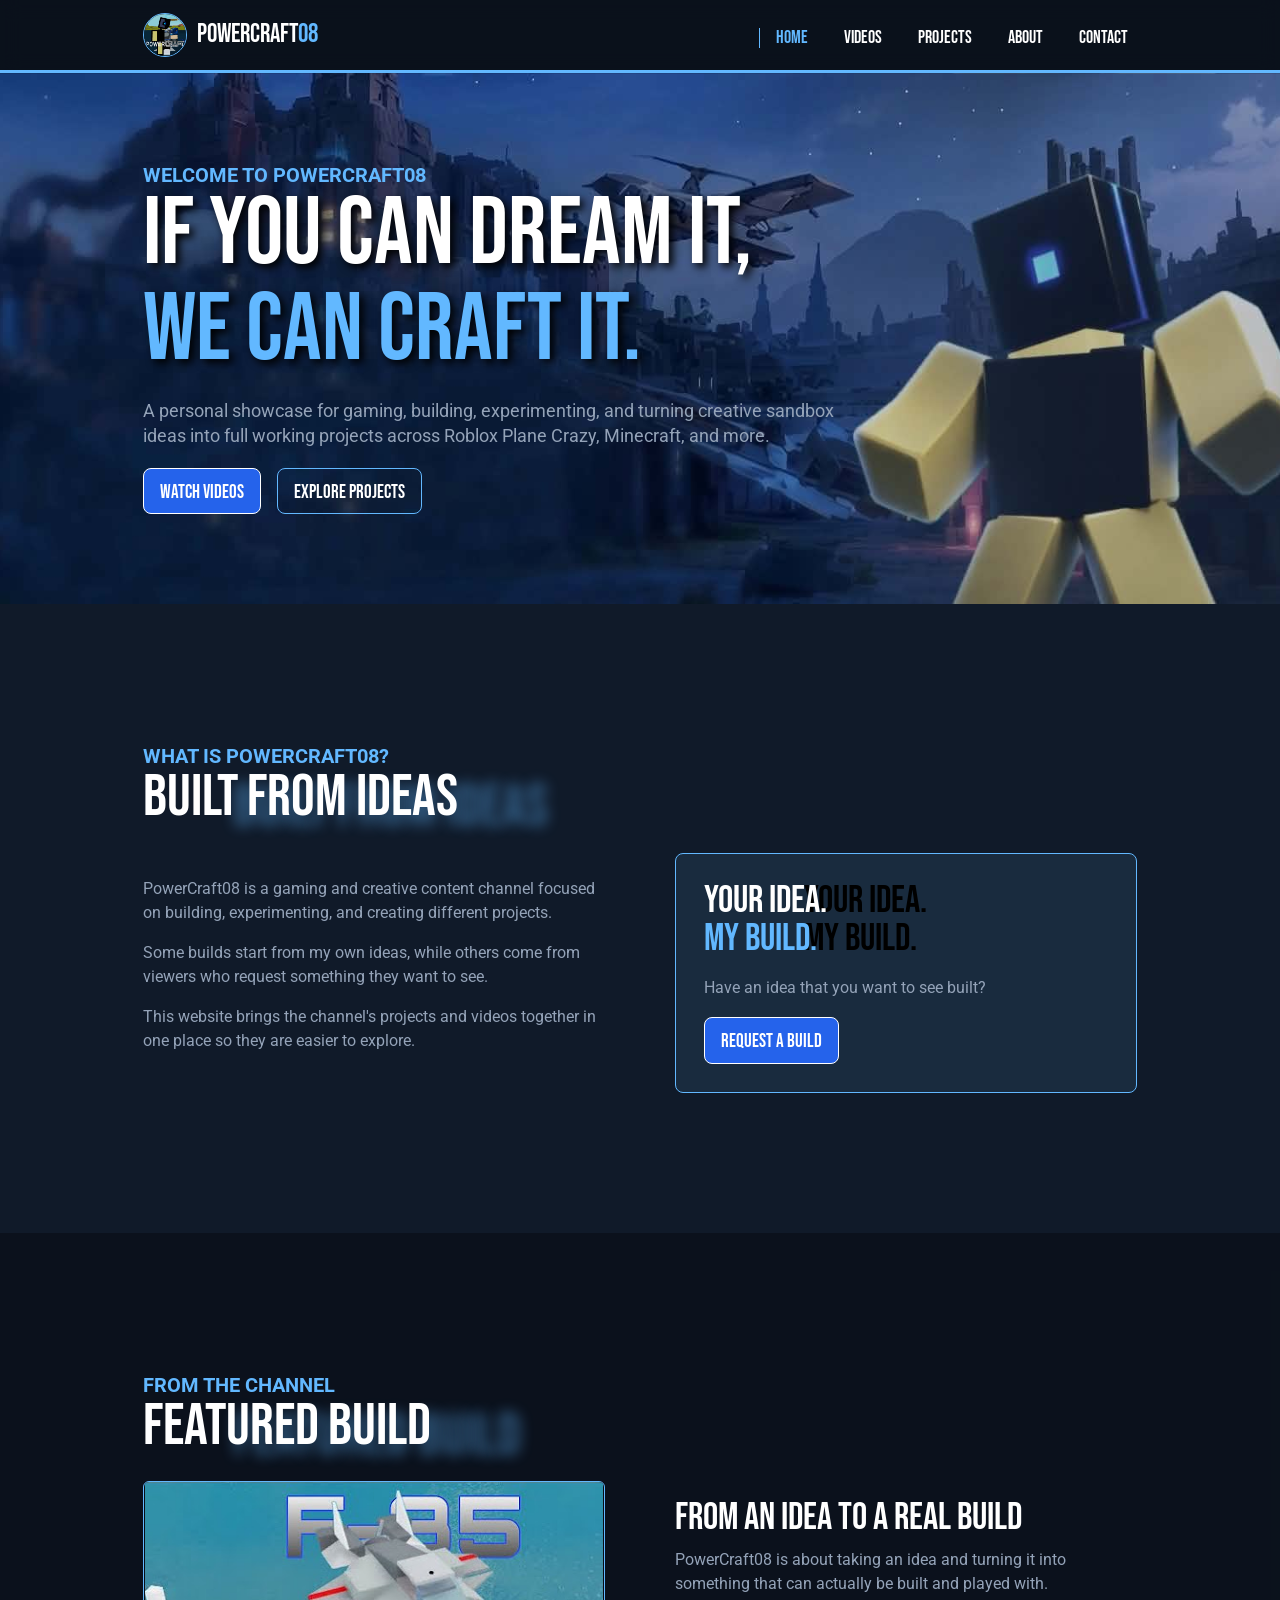
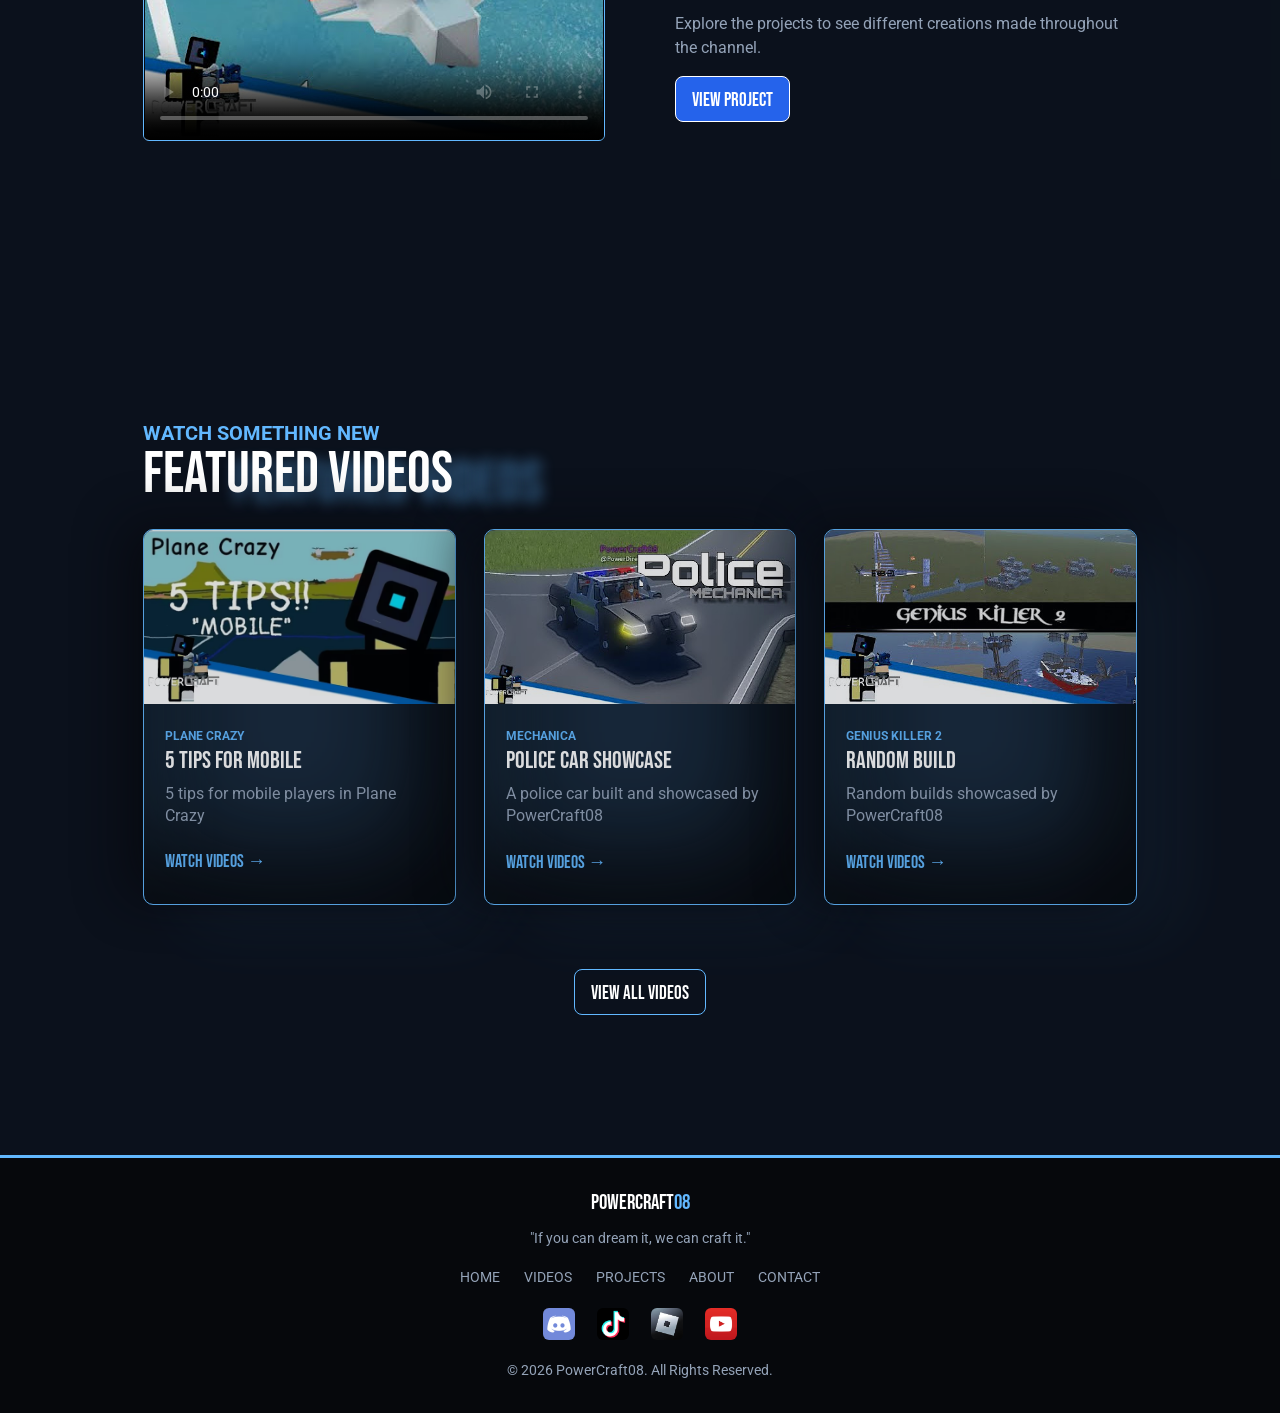
<file: index.html>
<!DOCTYPE html>
<html lang="en">
<head>
  <!--
        Full Name: Stephen John Cortez
        Section: WD-202
        Activity: PowerCraft08 Website
  -->
  <title>PowerCraft08</title>
  <meta name="description" content="PowerCraft08 is a gaming and creative YouTube channel with Roblox Plane Crazy, Minecraft and Mechanica builds, tutorials and featured videos.">
  <meta charset="utf-8">
  <meta name="viewport" content="width=device-width, initial-scale=1.0">
  <link rel="stylesheet" href="css/styles.min.css" type="text/css" />
  
  <link rel="preconnect" href="https://fonts.googleapis.com">
  <link rel="preconnect" href="https://fonts.gstatic.com" crossorigin>
  <link href="https://fonts.googleapis.com/css2?family=Bebas+Neue&display=swap" rel="stylesheet">
  
  <link rel="preconnect" href="https://fonts.googleapis.com">
  <link rel="preconnect" href="https://fonts.gstatic.com" crossorigin>
  <link href="https://fonts.googleapis.com/css2?family=Roboto:ital,wght@0,100..900;1,100..900&display=swap" rel="stylesheet">

  <link rel="shortcut icon" href="img/icons/favicon.ico" />
  <link rel="icon" type="image/png" sizes="32x32" href="img/icons/favicon-32.png" />
  <link rel="icon" type="image/png" sizes="192x192" href="img/icons/android-chrome-192.png" />
  <link rel="apple-touch-icon" sizes="180x180" href="img/icons/apple-touch-icon.png" />
</head>

<body>
  <div id="container">
    <div id="top-bar">
      <header>
        <!-- LOGO -->
        <a href="index.html" class="logo-link">
          <img src="img/logo1.jpg" alt="PowerCraft08 logo" id="logo" />
          <p class="logo-name">POWERCRAFT<span>08</span></p>
        </a>

      <!-- HAMBURGER MENU BUTTON -->
      <button id="menu-btn" aria-label="Toggle menu" aria-expanded="false"><span></span><span></span><span></span></button>
      </header>

      <!-- NAVIGATION -->
      <nav>
        <ul>
          <li><a href="index.html" class="current" aria-current="page">Home</a></li>
          <li><a href="videos.html">Videos</a></li>
          <li><a href="projects.html">Projects</a></li>
          <li><a href="about.html">About</a></li>
          <li><a href="contact.html">Contact</a></li>
        </ul>
      </nav>
    </div>

    <main class="no-padding">
      <!-- TITLE/DESCRIPTION -->
      <section id="hero">
        <div class="hero-text">
          <div class="hero-title">
            <p class="small-title tablet-desktop">WELCOME TO POWERCRAFT08</p>
            <p class="small-title-mobile mobile">WELCOME TO POWERCRAFT08</p>
            <h1>If you can dream it,<br><span>we can craft it.</span></h1>
          </div>
          <p class="intro-text">A personal showcase for gaming, building, experimenting, and turning creative sandbox ideas into full working projects across Roblox Plane Crazy, Minecraft, and more.</p>
          <div class="hero-buttons">
            <a href="videos.html" class="btn">Watch Videos</a>
            <a href="projects.html" class="btn2">Explore Projects</a>
          </div>
        </div>
      </section>

      <!-- BUILT FROM IDEAS -->
      <section class="section">
        <p class="small-title">WHAT IS POWERCRAFT08?</p>
        <h2 class="heading">Built from ideas</h2>
        
        <div class="two-columns">
          <div class="text">
            <p>PowerCraft08 is a gaming and creative content channel focused on building, experimenting, and creating different projects.</p>
            <p>Some builds start from my own ideas, while others come from viewers who request something they want to see.</p>
            <p class="tablet-desktop">This website brings the channel's projects and videos together in one place so they are easier to explore.</p>
          </div>
          
          <div class="idea-box">
            <h3>Your idea.<br><span>My build.</span></h3>
            <p>Have an idea that you want to see built?</p>
            <a href="contact.html" class="btn">Request a Build</a>
          </div>
        </div>
      </section>

      <!-- FEATURED BUILD -->
      <section id="featured-build" class="section dark">
        <p class="small-title">FROM THE CHANNEL</p>
        <h2 class="heading">Featured build</h2>
        
        <div class="two-columns">
            <video class="featured-img" controls poster="img/PlaneCrazy_F-35.png">
              <source src="media/f35_video.mp4" type="video/mp4">
              <source src="media/f35_video.webm" type="video/webm">
              <track src="media/captions.vtt" kind="captions" srclang="en-us" label="English">
              <track src="media/descriptions.vtt" kind="descriptions" srclang="en-us" label="English Descriptions">
              <p>Your browser does not support the video element.</p>
            </video>
          
          <div class="text">
            <h3 class="sub-heading">From an idea to a real build</h3>
            <p>PowerCraft08 is about taking an idea and turning it into something that can actually be built and played with.</p>
            <p class="tablet-desktop">Explore the projects to see different creations made throughout the channel.</p>
            <a href="projects.html" class="btn">View Project</a>
          </div>
        </div>
      </section>

      <!-- FEATURED VIDEOS -->
      <section id="featured-videos" class="section dark">
        <p class="small-title">WATCH SOMETHING NEW  </p>
        <h2 class="heading">Featured videos</h2>
        <!-- VIDEO CARDS -->
        <div class="grid">
        <article class="card">
          <figure>
            <img src="img/PlaneCrazy_MobileTips.png" alt="Plane Crazy 5 tips for mobile players" />
            <figcaption class="card-text">
              <p class="category">PLANE CRAZY</p>
              <h3>5 Tips for Mobile</h3>
              <p class="description">5 tips for mobile players in Plane Crazy</p>
              <a href="https://youtu.be/QcN_-JhH354" target="_blank">Watch videos &rarr;</a>
            </figcaption>
          </figure>
        </article>

        <article class="card">
          <figure>
            <img src="img/Mechanica_Police.png" alt="Police car in Mechanica" />
            <figcaption class="card-text">
              <p class="category">MECHANICA</p>
              <h3>Police Car Showcase</h3>
              <p class="description">A police car built and showcased by PowerCraft08</p>
              <a href="https://youtu.be/-fN7Lc4sS6I" target="_blank">Watch videos &rarr;</a>
            </figcaption>
          </figure>
        </article>

        <article class="card tablet-desktop">
          <figure>
            <img src="img/GinuisKiller2_random.png" alt="Genius Killer 2 builds" />
            <figcaption class="card-text">
              <p class="category">GENIUS KILLER 2</p>
              <h3>Random Build</h3>
              <p class="description">Random builds showcased by PowerCraft08</p>
              <a href="https://youtu.be/jfzXbIUa63c" target="_blank">Watch videos &rarr;</a>
            </figcaption>
          </figure>
        </article>
        <p class="view-more"><a href="videos.html" class="btn2">View All Videos</a></p>
        </div>
      </section>
    </main>

    <!-- FOOTER -->
    <footer>
      <p class="footer-brand">POWERCRAFT<span>08</span></p>
      <p class="quote">"If you can dream it, we can craft it."</p>
      <ul class="footer-links">
        <li><a href="index.html">home</a></li>
        <li><a href="videos.html">Videos</a></li>
        <li><a href="projects.html">projects</a></li>
        <li><a href="about.html">about</a></li>
        <li><a href="contact.html">contact</a></li>
      </ul>
      <ul class="social">
        <li><a href="https://discord.com/" target="_blank"><img src="img/icons/discord.png" alt="Discord" /></a></li>
        <li><a href="https://www.tiktok.com/@powercraft08?is_from_webapp=1&sender_device=pc" target="_blank"><img src="img/icons/tiktok.png" alt="TikTok" /></a></li>
        <li><a href="https://www.roblox.com/share?code=554e59c75305804a8b05676fc2b749d5&type=Profile&source=ProfileShare&stamp=1791350531219" target="_blank"><img src="img/icons/roblox.png" alt="Roblox" /></a></li>
        <li><a href="https://www.youtube.com/@powercraft0811" target="_blank"><img src="img/icons/youtube.png" alt="YouTube" /></a></li>
      </ul>
      <p class="copy">&copy; 2026 PowerCraft08. All Rights Reserved.</p>
    </footer>
  </div>
  <script src="js/script.js"></script>
</body>
</html>
</file>
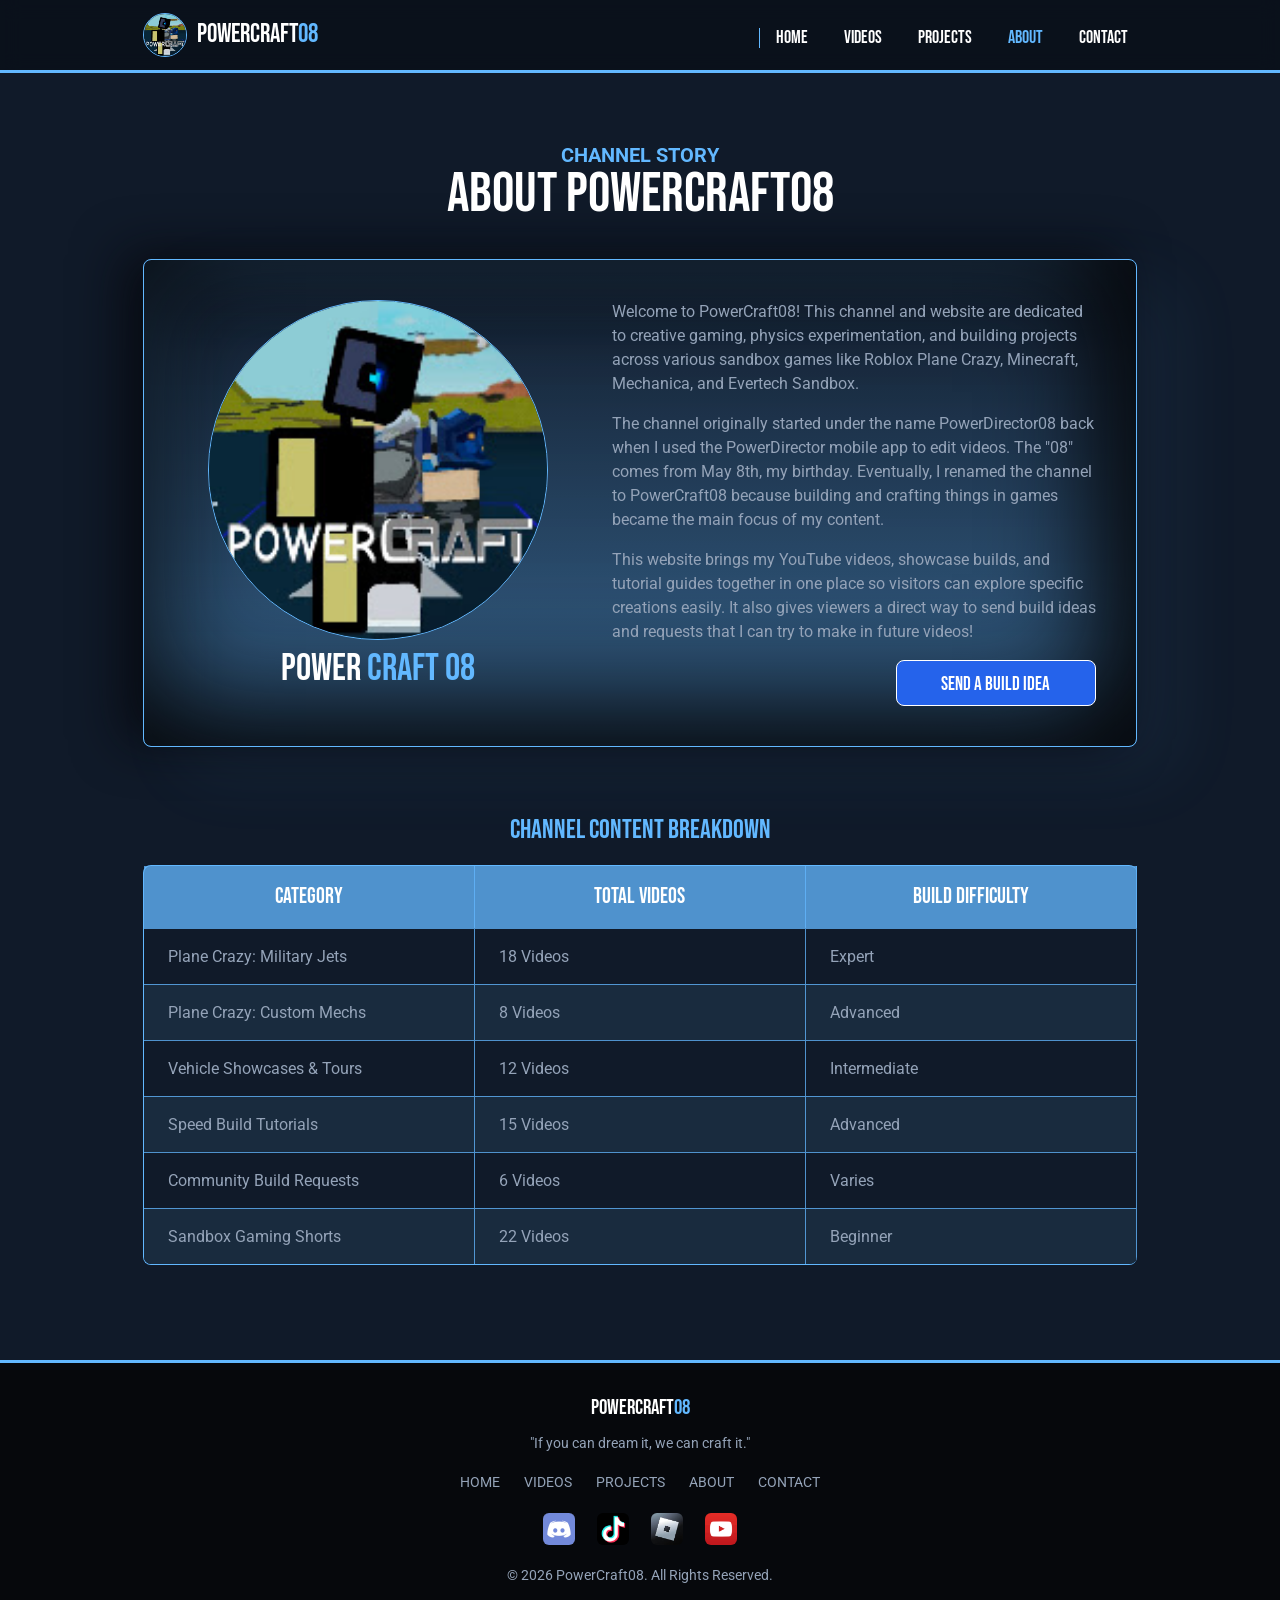
<file: about.html>
<!DOCTYPE html>
<html lang="en">
<head>
  <!--
        Full Name: Stephen John Cortez
        Section: WD-202
        Activity: PowerCraft08 Website
  -->
  <title>About: PowerCraft08</title>
  <meta name="description" content="Learn the story behind the PowerCraft08 channel and see a breakdown of the videos and build difficulty.">
  <meta charset="utf-8">
  <meta name="viewport" content="width=device-width, initial-scale=1.0">
  <link rel="stylesheet" href="css/styles.min.css" type="text/css" />
  
  <link rel="preconnect" href="https://fonts.googleapis.com">
  <link rel="preconnect" href="https://fonts.gstatic.com" crossorigin>
  <link href="https://fonts.googleapis.com/css2?family=Bebas+Neue&display=swap" rel="stylesheet">
  
  <link rel="preconnect" href="https://fonts.googleapis.com">
  <link rel="preconnect" href="https://fonts.gstatic.com" crossorigin>
  <link href="https://fonts.googleapis.com/css2?family=Roboto:ital,wght@0,100..900;1,100..900&display=swap" rel="stylesheet">

  <link rel="shortcut icon" href="img/icons/favicon.ico" />
  <link rel="icon" type="image/png" sizes="32x32" href="img/icons/favicon-32.png" />
  <link rel="icon" type="image/png" sizes="192x192" href="img/icons/android-chrome-192.png" />
  <link rel="apple-touch-icon" sizes="180x180" href="img/icons/apple-touch-icon.png" />
</head>

<body>
  <div id="container">
    <div id="top-bar">
      <header>
        <!-- LOGO -->
        <a href="index.html" class="logo-link">
          <img src="img/logo1.jpg" alt="PowerCraft08 logo" id="logo" />
          <p class="logo-name">POWERCRAFT<span>08</span></p>
        </a>

      <!-- HAMBURGER MENU BUTTON -->
      <button id="menu-btn" aria-label="Toggle menu" aria-expanded="false"><span></span><span></span><span></span></button>
      </header>

      <!-- NAVIGATION -->
      <nav>
        <ul>
          <li><a href="index.html">Home</a></li>
          <li><a href="videos.html">Videos</a></li>
          <li><a href="projects.html">Projects</a></li>
          <li><a href="about.html" class="current" aria-current="page">About</a></li>
          <li><a href="contact.html">Contact</a></li>
        </ul>
      </nav>
    </div>

    <main>
      <!-- TITLE/DESCRIPTION -->
      <section class="intro">
        <p class="small-title">CHANNEL STORY</p>
        <h1>About PowerCraft08</h1>
      </section>

      <section class="story-box">
        <figure class="story-logo"><img src="img/logo1.jpg" alt="PowerCraft08 logo" /><figcaption>POWER <span>CRAFT 08</span></figcaption></figure>
        <div class="text">
          <p>Welcome to PowerCraft08! This channel and website are dedicated to creative gaming, physics experimentation, and building projects across various sandbox games like Roblox Plane Crazy, Minecraft, Mechanica, and Evertech Sandbox.</p>
          <p>The channel originally started under the name PowerDirector08 back when I used the PowerDirector mobile app to edit videos. The "08" comes from May 8th, my birthday. Eventually, I renamed the channel to PowerCraft08 because building and crafting things in games became the main focus of my content.</p>
          <p class="tablet-desktop">This website brings my YouTube videos, showcase builds, and tutorial guides together in one place so visitors can explore specific creations easily. It also gives viewers a direct way to send build ideas and requests that I can try to make in future videos!</p>
          <a href="contact.html" class="btn">Send a Build Idea</a>
        </div>
      </section>

      <section class="project-section center">
        <h2 class="small-heading mobile">Channel Content Breakdown</h2>
        <!-- List for phone -->
        <div class="table-box">
          <div class="mobile">
            <div class="list-item">
              <p><span>Category:</span> Plane Crazy: Military Jets</p>
              <p><span>Total Videos:</span> 18 Videos</p>
              <p><span>Build Difficulty:</span> Expert</p>
            </div>
            <div class="list-item">
              <p><span>Category:</span> Plane Crazy: Custom Mechs</p>
              <p><span>Total Videos:</span> 8 Videos</p>
              <p><span>Build Difficulty:</span> Advanced</p>
            </div>
            <div class="list-item">
              <p><span>Category:</span> Vehicle Showcases & Tours</p>
              <p><span>Total Videos:</span> 12 Videos</p>
              <p><span>Build Difficulty:</span> Intermediate</p>
            </div>
            <div class="list-item">
              <p><span>Category:</span> Speed Build Tutorials</p>
              <p><span>Total Videos:</span> 15 Videos</p>
              <p><span>Build Difficulty:</span> Advanced</p>
            </div>
            <div class="list-item">
              <p><span>Category:</span> Community Build Requests</p>
              <p><span>Total Videos:</span> 6 Videos</p>
              <p><span>Build Difficulty:</span> Varies</p>
            </div>
            <div class="list-item">
              <p><span>Category:</span> Sandbox Gaming Shorts</p>
              <p><span>Total Videos:</span> 22 Videos</p>
              <p><span>Build Difficulty:</span> Beginner</p>
            </div>
          </div>

          <!-- Table for tablet and desktop -->
          <div class="tablet-desktop">
          <table>
            <caption class="small-heading">Channel Content Breakdown</caption>
            <thead>
              <tr>
                <th>Category</th>
                <th>Total Videos</th>
                <th>Build Difficulty</th>
              </tr>
            </thead>
            <tbody>
              <tr class="dark-row">
                <td>Plane Crazy: Military Jets</td>
                <td>18 Videos</td>
                <td>Expert</td>
              </tr>
              <tr class="light-row">
                <td>Plane Crazy: Custom Mechs</td>
                <td>8 Videos</td>
                <td>Advanced</td>
              </tr>
              <tr class="dark-row">
                <td>Vehicle Showcases & Tours</td>
                <td>12 Videos</td>
                <td>Intermediate</td>
              </tr>
              <tr class="light-row">
                <td>Speed Build Tutorials</td>
                <td>15 Videos</td>
                <td>Advanced</td>
              </tr>
              <tr class="dark-row">
                <td>Community Build Requests</td>
                <td>6 Videos</td>
                <td>Varies</td>
              </tr>
              <tr class="light-row">
                <td>Sandbox Gaming Shorts</td>
                <td>22 Videos</td>
                <td>Beginner</td>
              </tr>
            </tbody>
          </table>
          </div>
        </div>
      </section>
    </main>

    <!-- FOOTER -->
    <footer>
      <p class="footer-brand">POWERCRAFT<span>08</span></p>
      <p class="quote">"If you can dream it, we can craft it."</p>
      <ul class="footer-links">
        <li><a href="index.html">home</a></li>
        <li><a href="videos.html">Videos</a></li>
        <li><a href="projects.html">projects</a></li>
        <li><a href="about.html">about</a></li>
        <li><a href="contact.html">contact</a></li>
      </ul>
      <ul class="social">
        <li><a href="https://discord.com/" target="_blank"><img src="img/icons/discord.png" alt="Discord" /></a></li>
        <li><a href="https://www.tiktok.com/@powercraft08?is_from_webapp=1&sender_device=pc" target="_blank"><img src="img/icons/tiktok.png" alt="TikTok" /></a></li>
        <li><a href="https://www.roblox.com/share?code=554e59c75305804a8b05676fc2b749d5&type=Profile&source=ProfileShare&stamp=1791350531219" target="_blank"><img src="img/icons/roblox.png" alt="Roblox" /></a></li>
        <li><a href="https://www.youtube.com/@powercraft0811" target="_blank"><img src="img/icons/youtube.png" alt="YouTube" /></a></li>
      </ul>
      <p class="copy">&copy; 2026 PowerCraft08. All Rights Reserved.</p>
    </footer>
  </div>
  <script src="js/script.js"></script>
</body>
</html>
</file>
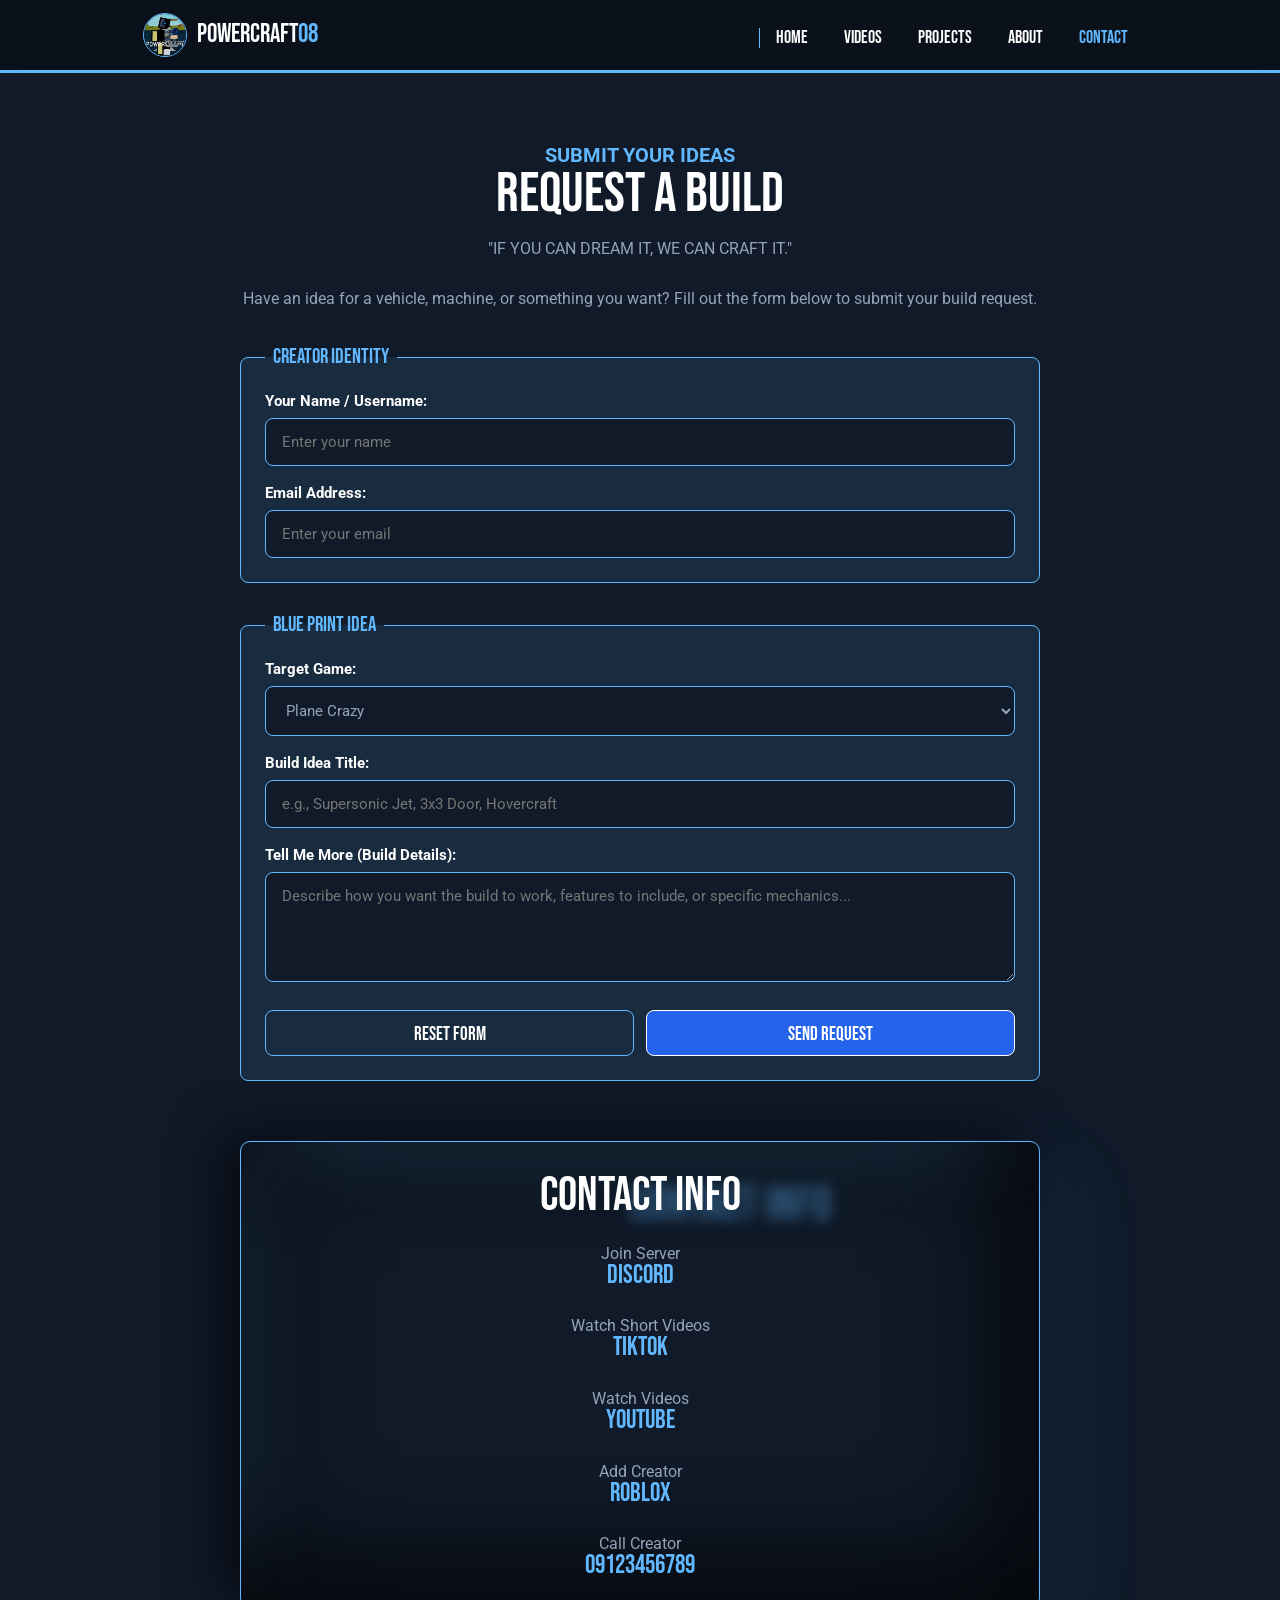
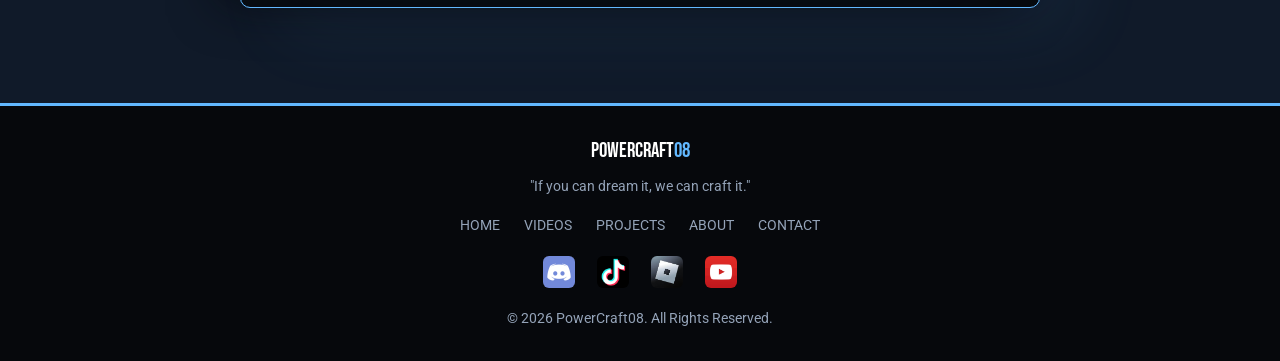
<file: contact.html>
<!DOCTYPE html>
<html lang="en">
<head>
  <!--
        Full Name: Stephen John Cortez
        Section: WD-202
        Activity: PowerCraft08 Website
  -->
  <title>Contact: PowerCraft08</title>
  <meta name="description" content="Send a build request to PowerCraft08 and find the Discord, TikTok, YouTube, Roblox and phone contact details.">
  <meta charset="utf-8">
  <meta name="viewport" content="width=device-width, initial-scale=1.0">
  <link rel="stylesheet" href="css/styles.min.css" type="text/css" />
  
  <link rel="preconnect" href="https://fonts.googleapis.com">
  <link rel="preconnect" href="https://fonts.gstatic.com" crossorigin>
  <link href="https://fonts.googleapis.com/css2?family=Bebas+Neue&display=swap" rel="stylesheet">
  
  <link rel="preconnect" href="https://fonts.googleapis.com">
  <link rel="preconnect" href="https://fonts.gstatic.com" crossorigin>
  <link href="https://fonts.googleapis.com/css2?family=Roboto:ital,wght@0,100..900;1,100..900&display=swap" rel="stylesheet">

  <link rel="shortcut icon" href="img/icons/favicon.ico" />
  <link rel="icon" type="image/png" sizes="32x32" href="img/icons/favicon-32.png" />
  <link rel="icon" type="image/png" sizes="192x192" href="img/icons/android-chrome-192.png" />
  <link rel="apple-touch-icon" sizes="180x180" href="img/icons/apple-touch-icon.png" />
</head>

<body>
  <div id="container">
    <div id="top-bar">
      <header>
        <!-- LOGO -->
        <a href="index.html" class="logo-link">
          <img src="img/logo1.jpg" alt="PowerCraft08 logo" id="logo" />
          <p class="logo-name">POWERCRAFT<span>08</span></p>
        </a>

      <!-- HAMBURGER MENU BUTTON -->
      <button id="menu-btn" aria-label="Toggle menu" aria-expanded="false"><span></span><span></span><span></span></button>
      </header>

      <!-- NAVIGATION -->
      <nav>
        <ul>
          <li><a href="index.html">Home</a></li>
          <li><a href="videos.html">Videos</a></li>
          <li><a href="projects.html">Projects</a></li>
          <li><a href="about.html">About</a></li>
          <li><a href="contact.html" class="current">Contact</a></li>
        </ul>
      </nav>
    </div>

    <main>
      <!-- TITLE/DESCRIPTION -->
      <section class="intro">
        <p class="small-title">SUBMIT YOUR IDEAS</p>
        <h1>Request a Build</h1>
        <p class="tagline">"IF YOU CAN DREAM IT, WE CAN CRAFT IT."</p>
        <p class="intro-text wide">Have an idea for a vehicle, machine, or something you want? Fill out the form below to submit your build request.</p>
      </section>

      <!-- FORM -->
      <form id="form">
        <fieldset>
          <legend>Creator Identity</legend>
          <label for="name">Your Name / Username:</label>
          <input type="text" id="name" placeholder="Enter your name" required />
          
          <label for="email">Email Address:</label>
          <input type="email" id="email" placeholder="Enter your email" required />
        </fieldset>

        <fieldset>
          <legend>Blue Print Idea</legend>
          <label for="game">Target Game:</label>
          <select id="game" name="game">
            <option value="plane-crazy">Plane Crazy</option>
            <option value="mechanica">Mechanica</option>
            <option value="minecraft">Minecraft</option>
            <option value="roblox">Roblox</option>
            <option value="evertech-sandbox">Evertech Sandbox</option>
            <option value="genius-mechanic">Genius Mechanic</option>
            <option value="genius-killer">Genius Killer</option>
          </select>
          
          <label for="idea">Build Idea Title:</label>
          <input type="text" id="idea" placeholder="e.g., Supersonic Jet, 3x3 Door, Hovercraft" required />
          
          <label for="details">Tell Me More (Build Details):</label>
          <textarea name="details" id="details" rows="4" placeholder="Describe how you want the build to work, features to include, or specific mechanics..."></textarea>
          
          <div class="form-buttons">
            <button type="reset" class="btn2">Reset Form</button>
            <button type="submit" class="btn">Send Request</button>
          </div>
        </fieldset>
      </form>

      <!-- CONTACT INFO -->
      <section id="contact-info">
        <h2 class="heading">Contact Info</h2>
        <ul>
          <li>Join Server<a href="https://discord.com/" target="_blank"><span>Discord</span></a></li>
          <li>Watch Short Videos<a href="https://www.tiktok.com/@powercraft08?is_from_webapp=1&sender_device=pc" target="_blank"><span>TikTok</span></a></li>
          <li>Watch Videos<a href="https://www.youtube.com/@powercraft0811" target="_blank"><span>YouTube</span></a></li>
          <li>Add Creator<a href="https://www.roblox.com/share?code=554e59c75305804a8b05676fc2b749d5&type=Profile&source=ProfileShare&stamp=1791350531219" target="_blank"><span>Roblox</span></a></li>
          <li class="call">Call Creator<a href="tel:09084956759"><span>09123456789</span></a></li>
        </ul>
      </section>
    </main>

    <!-- FOOTER -->
    <footer>
      <p class="footer-brand">POWERCRAFT<span>08</span></p>
      <p class="quote">"If you can dream it, we can craft it."</p>
      <ul class="footer-links">
        <li><a href="index.html">home</a></li>
        <li><a href="videos.html">Videos</a></li>
        <li><a href="projects.html">projects</a></li>
        <li><a href="about.html">about</a></li>
        <li><a href="contact.html">contact</a></li>
      </ul>
      <ul class="social">
        <li><a href="https://discord.com/" target="_blank"><img src="img/icons/discord.png" alt="Discord" /></a></li>
        <li><a href="https://www.tiktok.com/@powercraft08?is_from_webapp=1&sender_device=pc" target="_blank"><img src="img/icons/tiktok.png" alt="TikTok" /></a></li>
        <li><a href="https://www.roblox.com/share?code=554e59c75305804a8b05676fc2b749d5&type=Profile&source=ProfileShare&stamp=1791350531219" target="_blank"><img src="img/icons/roblox.png" alt="Roblox" /></a></li>
        <li><a href="https://www.youtube.com/@powercraft0811" target="_blank"><img src="img/icons/youtube.png" alt="YouTube" /></a></li>
      </ul>
      <p class="copy">&copy; 2026 PowerCraft08. All Rights Reserved.</p>
    </footer>
  </div>
  <script src="js/script.js"></script>
</body>
</html>
</file>
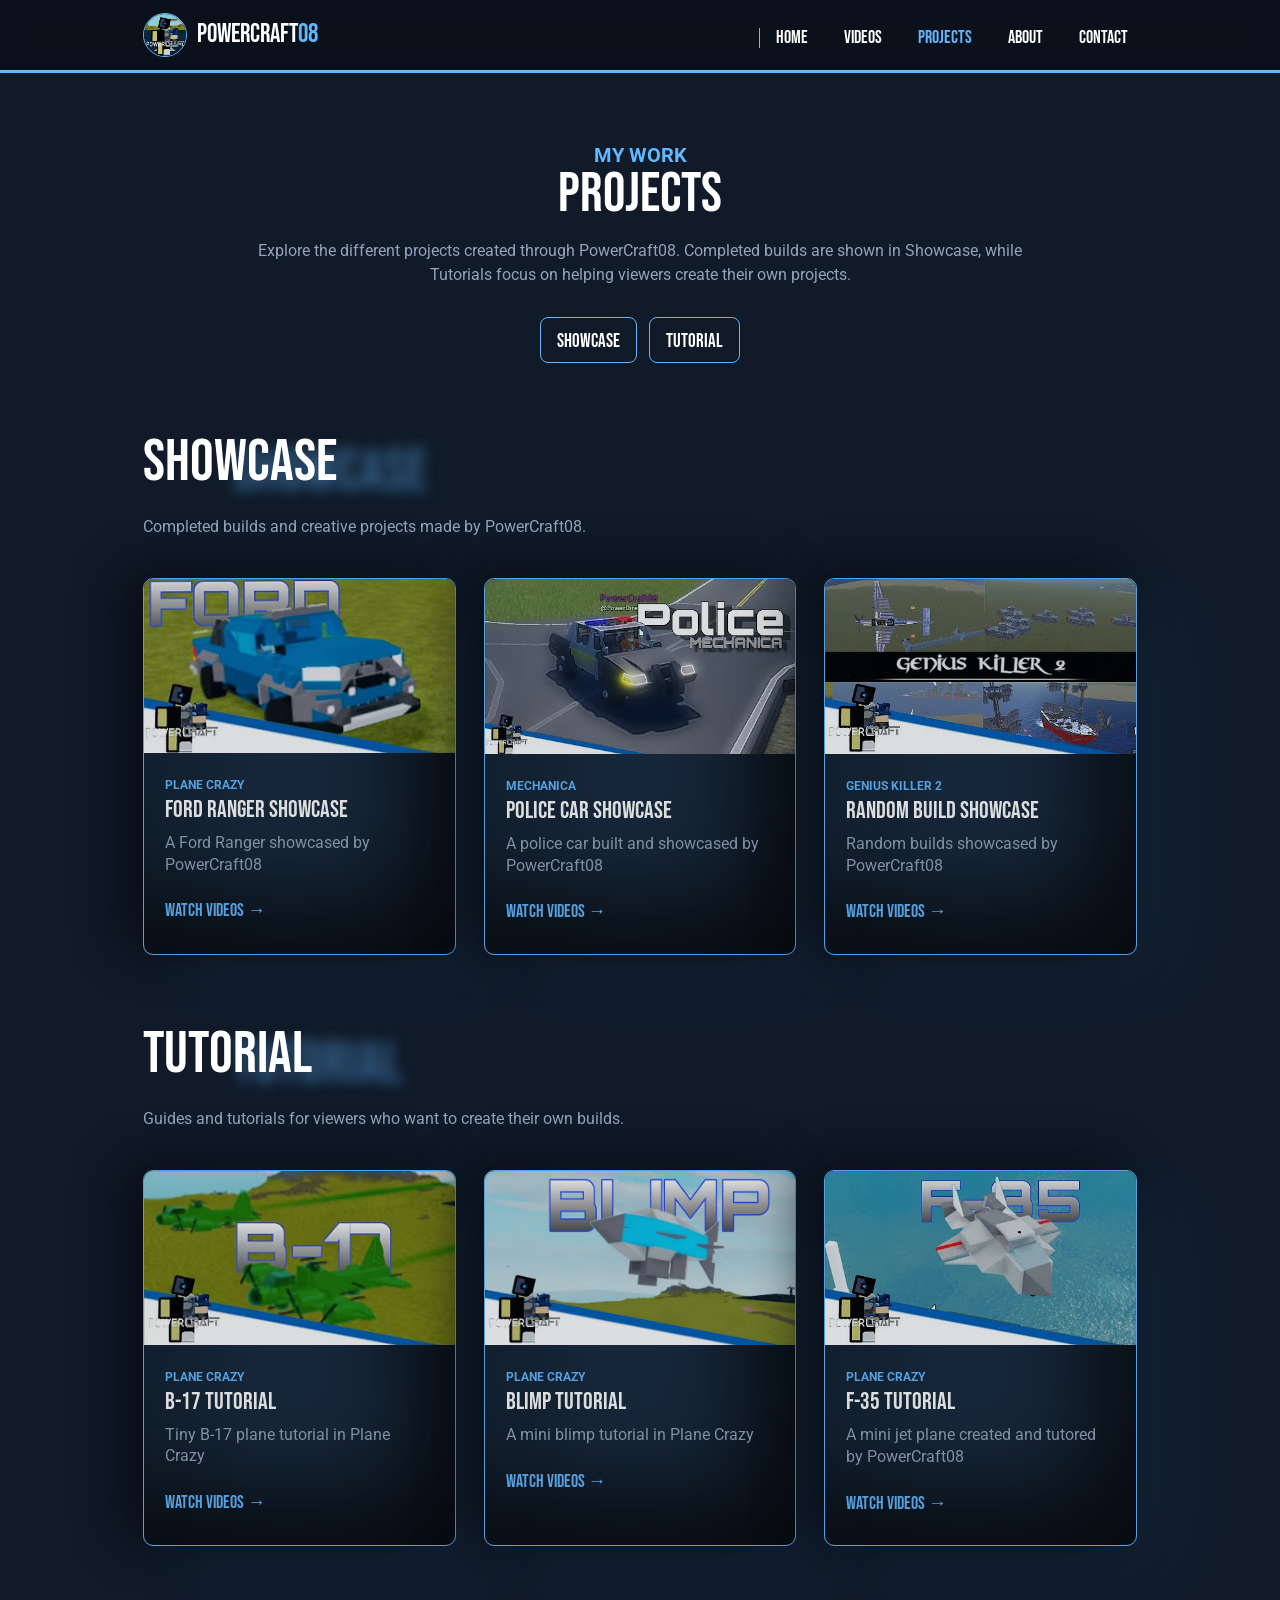
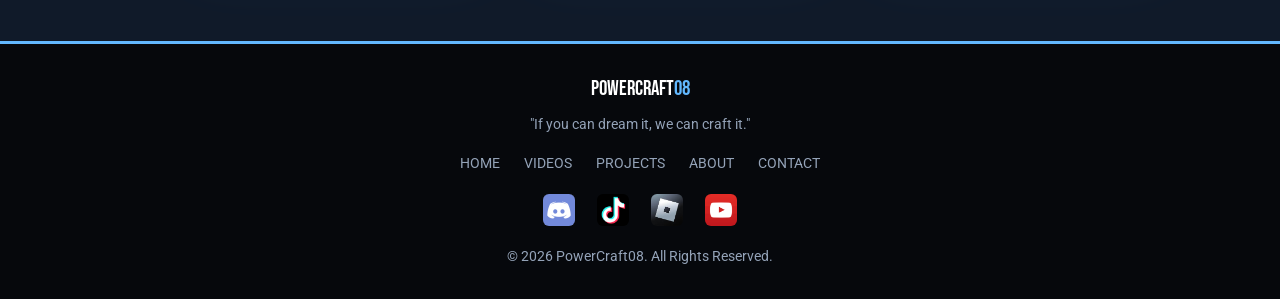
<file: projects.html>
<!DOCTYPE html>
<html lang="en">
<head>
  <!--
        Full Name: Stephen John Cortez
        Section: WD-202
        Activity: PowerCraft08 Website
  -->
  <title>Projects: PowerCraft08</title>
  <meta name="description" content="Browse PowerCraft08 projects: completed build showcases and tutorials for creating your own builds.">
  <meta charset="utf-8">
  <meta name="viewport" content="width=device-width, initial-scale=1.0">
  <link rel="stylesheet" href="css/styles.min.css" type="text/css" />
  
  <link rel="preconnect" href="https://fonts.googleapis.com">
  <link rel="preconnect" href="https://fonts.gstatic.com" crossorigin>
  <link href="https://fonts.googleapis.com/css2?family=Bebas+Neue&display=swap" rel="stylesheet">
  
  <link rel="preconnect" href="https://fonts.googleapis.com">
  <link rel="preconnect" href="https://fonts.gstatic.com" crossorigin>
  <link href="https://fonts.googleapis.com/css2?family=Roboto:ital,wght@0,100..900;1,100..900&display=swap" rel="stylesheet">

  <link rel="shortcut icon" href="img/icons/favicon.ico" />
  <link rel="icon" type="image/png" sizes="32x32" href="img/icons/favicon-32.png" />
  <link rel="icon" type="image/png" sizes="192x192" href="img/icons/android-chrome-192.png" />
  <link rel="apple-touch-icon" sizes="180x180" href="img/icons/apple-touch-icon.png" />
</head>

<body>
  <div id="container">
    <div id="top-bar">
      <header>
        <!-- LOGO -->
        <a href="index.html" class="logo-link">
          <img src="img/logo1.jpg" alt="PowerCraft08 logo" id="logo" />
          <p class="logo-name">POWERCRAFT<span>08</span></p>
        </a>

      <!-- HAMBURGER MENU BUTTON -->
      <button id="menu-btn" aria-label="Toggle menu" aria-expanded="false"><span></span><span></span><span></span></button>
      </header>

      <!-- NAVIGATION -->
      <nav>
        <ul>
          <li><a href="index.html">Home</a></li>
          <li><a href="videos.html">Videos</a></li>
          <li><a href="projects.html" class="current" aria-current="page">Projects</a></li>
          <li><a href="about.html">About</a></li>
          <li><a href="contact.html">Contact</a></li>
        </ul>
      </nav>
    </div>

    <main>
      <!-- TITLE/DESCRIPTION -->
      <section class="intro">
        <p class="small-title">MY WORK</p>
        <h1>Projects</h1>
        <p class="intro-text">Explore the different projects created through PowerCraft08. Completed builds are shown in Showcase, while Tutorials focus on helping viewers create their own projects.</p>
        
        <div class="filter-buttons">
          <a href="#showcase" class="filter-btn">Showcase</a>
          <a href="#tutorial" class="filter-btn">Tutorial</a>
        </div>
      </section>

      <!-- SHOWCASE -->
      <section id="showcase" class="project-section">
        <h2 class="heading">Showcase</h2>
        <p class="subtitle tablet-desktop">Completed builds and creative projects made by PowerCraft08.</p>
        
        <!-- VIDEO CARDS -->
        <div class="grid">
          <article class="card">
            <figure>
              <img src="img/PlaneCrazy_Ford.png" alt="Ford Ranger in Plane Crazy" />
              <figcaption class="card-text">
                <p class="category">PLANE CRAZY</p>
                <h2>Ford Ranger Showcase</h2>
                <p class="description">A Ford Ranger showcased by PowerCraft08</p>
                <a href="https://youtu.be/mxe9t2cIFxw?si=Vak6CM8NMd4Qnt4T" target="_blank">Watch videos &rarr;</a>
              </figcaption>
            </figure>
          </article>
          
          <article class="card">
            <figure>
              <img src="img/Mechanica_Police.png" alt="Police car in Mechanica" />
              <figcaption class="card-text">
                <p class="category">MECHANICA</p>
                <h2>Police Car Showcase</h2>
                <p class="description">A police car built and showcased by PowerCraft08</p>
                <a href="https://youtu.be/-fN7Lc4sS6I" target="_blank">Watch videos &rarr;</a>
              </figcaption>
            </figure>
          </article>

          <article class="card">
            <figure>
              <img src="img/GinuisKiller2_random.png" alt="Genius Killer 2 builds" />
              <figcaption class="card-text">
                <p class="category">GENIUS KILLER 2</p>
                <h2>Random Build Showcase</h2>
                <p class="description">Random builds showcased by PowerCraft08</p>
                <a href="https://youtu.be/jfzXbIUa63c" target="_blank">Watch videos &rarr;</a>
              </figcaption>
            </figure>
          </article>
        </div>
      </section>

      <!-- TUTORIAL -->
      <section id="tutorial" class="project-section">
        <h2 class="heading">Tutorial</h2>
        <p class="subtitle tablet-desktop">Guides and tutorials for viewers who want to create their own builds.</p>
        
        <!-- VIDEO CARDS -->
        <div class="grid">
          <article class="card">
            <figure>
              <img src="img/PlaneCrazy_B-17.png" alt="B-17 plane" />
              <figcaption class="card-text">
                <p class="category">PLANE CRAZY</p>
                <h2>B-17 Tutorial</h2>
                <p class="description">Tiny B-17 plane tutorial in Plane Crazy</p>
                <a href="https://youtu.be/XqGIvSRWplw?si=Hp1jcsGaIaVP3H1b" target="_blank">Watch videos &rarr;</a>
              </figcaption>
            </figure>
          </article>

          <article class="card">
            <figure>
              <img src="img/PlaneCrazy_Blimp.png" alt="Blimp in Plane Crazy" />
              <figcaption class="card-text">
                <p class="category">PLANE CRAZY</p>
                <h2>Blimp Tutorial</h2>
                <p class="description">A mini blimp tutorial in Plane Crazy</p>
                <a href="https://youtu.be/ok7h_Eb8MSI" target="_blank">Watch videos &rarr;</a>
              </figcaption>
            </figure>
          </article>

          <article class="card">
            <figure>
              <img src="img/PlaneCrazy_F-35.png" alt="F-35 mini jet" />
              <figcaption class="card-text">
                <p class="category">PLANE CRAZY</p>
                <h2>F-35 Tutorial</h2>
                <p class="description">A mini jet plane created and tutored by PowerCraft08</p>
                <a href="https://youtu.be/C5EeupUH6sU" target="_blank">Watch videos &rarr;</a>
              </figcaption>
            </figure>
          </article>
        </div>
      </section>
    </main>

    <!-- FOOTER -->
    <footer>
      <p class="footer-brand">POWERCRAFT<span>08</span></p>
      <p class="quote">"If you can dream it, we can craft it."</p>
      <ul class="footer-links">
        <li><a href="index.html">home</a></li>
        <li><a href="videos.html">Videos</a></li>
        <li><a href="projects.html">projects</a></li>
        <li><a href="about.html">about</a></li>
        <li><a href="contact.html">contact</a></li>
      </ul>
      <ul class="social">
        <li><a href="https://discord.com/" target="_blank"><img src="img/icons/discord.png" alt="Discord" /></a></li>
        <li><a href="https://www.tiktok.com/@powercraft08?is_from_webapp=1&sender_device=pc" target="_blank"><img src="img/icons/tiktok.png" alt="TikTok" /></a></li>
        <li><a href="https://www.roblox.com/share?code=554e59c75305804a8b05676fc2b749d5&type=Profile&source=ProfileShare&stamp=1791350531219" target="_blank"><img src="img/icons/roblox.png" alt="Roblox" /></a></li>
        <li><a href="https://www.youtube.com/@powercraft0811" target="_blank"><img src="img/icons/youtube.png" alt="YouTube" /></a></li>
      </ul>
      <p class="copy">&copy; 2026 PowerCraft08. All Rights Reserved.</p>
    </footer>
  </div>
  <script src="js/script.js"></script>
</body>
</html>
</file>
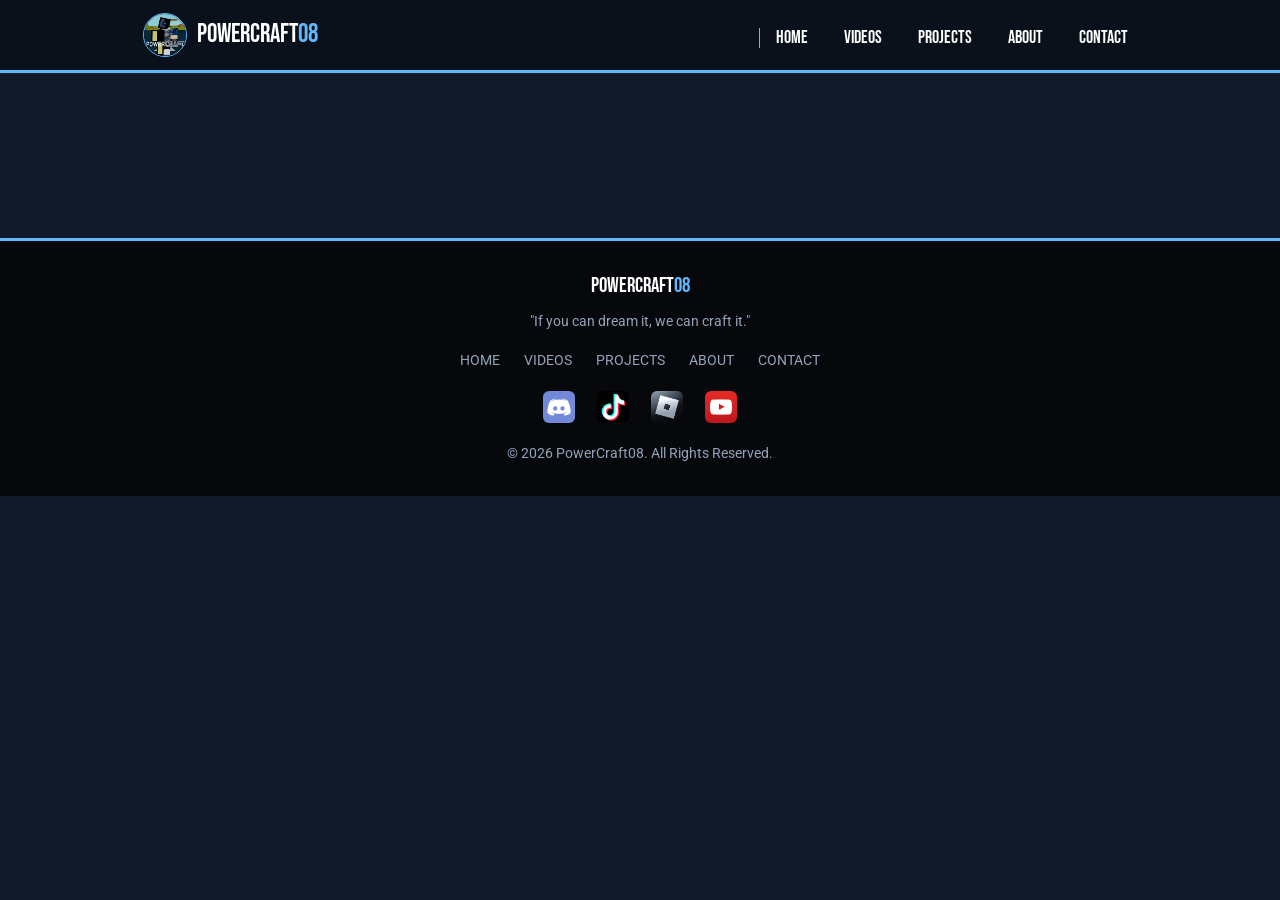
<file: template.html>
<!DOCTYPE html>
<html lang="en">
<head>
  <!--
        Full Name: Stephen John Cortez
        Section: WD-202
        Activity: PowerCraft08 Website
  -->
  <title>Template: PowerCraft08</title>
  <meta name="description" content="Template page of the PowerCraft08 website.">
  <meta charset="utf-8">
  <meta name="viewport" content="width=device-width, initial-scale=1.0">
  <link rel="stylesheet" href="css/styles.min.css" type="text/css" />
  
  <link rel="preconnect" href="https://fonts.googleapis.com">
  <link rel="preconnect" href="https://fonts.gstatic.com" crossorigin>
  <link href="https://fonts.googleapis.com/css2?family=Bebas+Neue&display=swap" rel="stylesheet">
  
  <link rel="preconnect" href="https://fonts.googleapis.com">
  <link rel="preconnect" href="https://fonts.gstatic.com" crossorigin>
  <link href="https://fonts.googleapis.com/css2?family=Roboto:ital,wght@0,100..900;1,100..900&display=swap" rel="stylesheet">

  <link rel="shortcut icon" href="img/icons/favicon.ico" />
  <link rel="icon" type="image/png" sizes="32x32" href="img/icons/favicon-32.png" />
  <link rel="icon" type="image/png" sizes="192x192" href="img/icons/android-chrome-192.png" />
  <link rel="apple-touch-icon" sizes="180x180" href="img/icons/apple-touch-icon.png" />
</head>

<body>
  <div id="container">
    <div id="top-bar">
      <header>
        <!-- LOGO -->
        <a href="index.html" class="logo-link">
          <img src="img/logo1.jpg" alt="PowerCraft08 logo" id="logo" />
          <p class="logo-name">POWERCRAFT<span>08</span></p>
        </a>

      <!-- HAMBURGER MENU BUTTON -->
      <button id="menu-btn" aria-label="Toggle menu" aria-expanded="false"><span></span><span></span><span></span></button>
      </header>

      <!-- NAVIGATION -->
      <nav>
        <ul>
          <li><a href="index.html">Home</a></li>
          <li><a href="videos.html">Videos</a></li>
          <li><a href="projects.html">Projects</a></li>
          <li><a href="about.html">About</a></li>
          <li><a href="contact.html">Contact</a></li>
        </ul>
      </nav>
    </div>

    <main>
      <!-- Add the content of the new page here -->
    </main>

    <!-- FOOTER -->
    <footer>
      <p class="footer-brand">POWERCRAFT<span>08</span></p>
      <p class="quote">"If you can dream it, we can craft it."</p>
      <ul class="footer-links">
        <li><a href="index.html">home</a></li>
        <li><a href="videos.html">Videos</a></li>
        <li><a href="projects.html">projects</a></li>
        <li><a href="about.html">about</a></li>
        <li><a href="contact.html">contact</a></li>
      </ul>
      <ul class="social">
        <li><a href="https://discord.com/" target="_blank"><img src="img/icons/discord.png" alt="Discord" /></a></li>
        <li><a href="https://www.tiktok.com/@powercraft08?is_from_webapp=1&sender_device=pc" target="_blank"><img src="img/icons/tiktok.png" alt="TikTok" /></a></li>
        <li><a href="https://www.roblox.com/share?code=554e59c75305804a8b05676fc2b749d5&type=Profile&source=ProfileShare&stamp=1791350531219" target="_blank"><img src="img/icons/roblox.png" alt="Roblox" /></a></li>
        <li><a href="https://www.youtube.com/@powercraft0811" target="_blank"><img src="img/icons/youtube.png" alt="YouTube" /></a></li>
      </ul>
      <p class="copy">&copy; 2026 PowerCraft08. All Rights Reserved.</p>
    </footer>
  </div>
  <script src="js/script.js"></script>
</body>
</html>
</file>
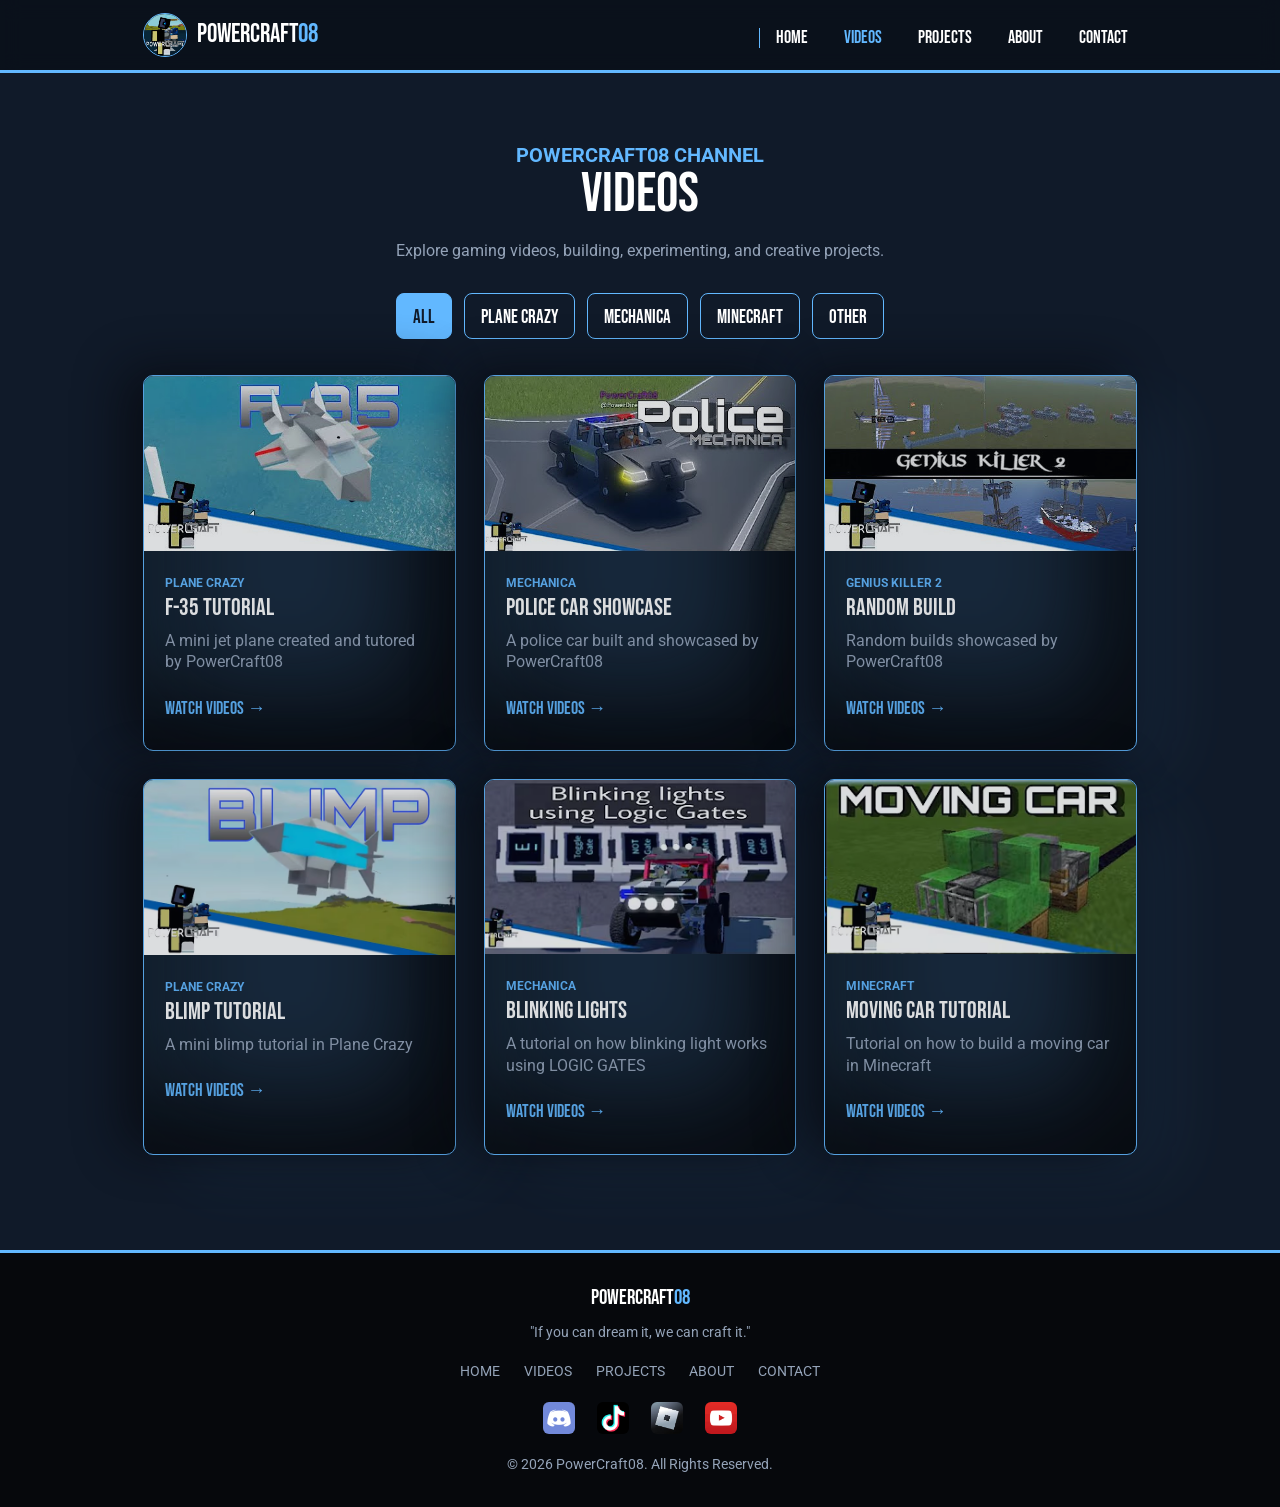
<file: videos.html>
<!DOCTYPE html>
<html lang="en">
<head>
  <!--
        Full Name: Stephen John Cortez
        Section: WD-202
        Activity: PowerCraft08 Website
  -->
  <title>Videos: PowerCraft08</title>
  <meta name="description" content="Watch PowerCraft08 videos: Plane Crazy, Mechanica and Minecraft build tutorials and showcases in one place.">
  <meta charset="utf-8">
  <meta name="viewport" content="width=device-width, initial-scale=1.0">
  <link rel="stylesheet" href="css/styles.min.css" type="text/css" />
  
  <link rel="preconnect" href="https://fonts.googleapis.com">
  <link rel="preconnect" href="https://fonts.gstatic.com" crossorigin>
  <link href="https://fonts.googleapis.com/css2?family=Bebas+Neue&display=swap" rel="stylesheet">
  
  <link rel="preconnect" href="https://fonts.googleapis.com">
  <link rel="preconnect" href="https://fonts.gstatic.com" crossorigin>
  <link href="https://fonts.googleapis.com/css2?family=Roboto:ital,wght@0,100..900;1,100..900&display=swap" rel="stylesheet">

  <link rel="shortcut icon" href="img/icons/favicon.ico" />
  <link rel="icon" type="image/png" sizes="32x32" href="img/icons/favicon-32.png" />
  <link rel="icon" type="image/png" sizes="192x192" href="img/icons/android-chrome-192.png" />
  <link rel="apple-touch-icon" sizes="180x180" href="img/icons/apple-touch-icon.png" />
</head>

<body>
  <div id="container">
    <div id="top-bar">
      <header>
        <!-- LOGO -->
        <a href="index.html" class="logo-link">
          <img src="img/logo1.jpg" alt="PowerCraft08 logo" id="logo" />
          <p class="logo-name">POWERCRAFT<span>08</span></p>
        </a>

      <!-- HAMBURGER MENU BUTTON -->
      <button id="menu-btn" aria-label="Toggle menu" aria-expanded="false"><span></span><span></span><span></span></button>
      </header>

      <!-- NAVIGATION -->
      <nav>
        <ul>
          <li><a href="index.html">Home</a></li>
          <li><a href="videos.html" class="current" aria-current="page">Videos</a></li>
          <li><a href="projects.html">Projects</a></li>
          <li><a href="about.html">About</a></li>
          <li><a href="contact.html">Contact</a></li>
        </ul>
      </nav>
    </div>

    <main>
      <!-- TITLE/DESCRIPTION -->
      <section class="intro">
        <p class="small-title">POWERCRAFT08 CHANNEL</p>
        <h1>Videos</h1>
        <p class="intro-text">Explore gaming videos, building, experimenting, and creative projects.</p>

        <div class="filter-buttons">
          <button class="filter-btn active" data-filter="all">All</button>
          <button class="filter-btn" data-filter="plane-crazy">Plane Crazy</button>
          <button class="filter-btn" data-filter="mechanica">Mechanica</button>
          <button class="filter-btn" data-filter="minecraft">Minecraft</button>
          <button class="filter-btn" data-filter="other">Other</button>
        </div>
      </section>

      <section class="grid">
        <article class="card" data-category="plane-crazy">
          <figure>
            <img src="img/PlaneCrazy_F-35.png" alt="F-35 mini jet in Plane Crazy" />
            <figcaption class="card-text">
              <p class="category">PLANE CRAZY</p>
              <h2>F-35 Tutorial</h2>
              <p class="description">A mini jet plane created and tutored by PowerCraft08</p>
              <a href="https://youtu.be/C5EeupUH6sU" target="_blank" >Watch videos &rarr;</a>
            </figcaption>
          </figure>
        </article>

        <article class="card" data-category="mechanica">
          <figure>
            <img src="img/Mechanica_Police.png" alt="Police car in Mechanica" />
            <figcaption class="card-text">
              <p class="category">MECHANICA</p>
              <h2>Police Car Showcase</h2>
              <p class="description">A police car built and showcased by PowerCraft08</p>
              <a href="https://youtu.be/-fN7Lc4sS6I" target="_blank" >Watch videos &rarr;</a>
            </figcaption>
          </figure>
        </article>

        <article class="card" data-category="other">
          <figure>
            <img src="img/GinuisKiller2_random.png" alt="Genius Killer 2 random builds" />
            <figcaption class="card-text">
              <p class="category">GENIUS KILLER 2</p>
              <h2>Random Build</h2>
              <p class="description">Random builds showcased by PowerCraft08</p>
              <a href="https://youtu.be/jfzXbIUa63c" target="_blank" >Watch videos &rarr;</a>
            </figcaption>
          </figure>
        </article>

        <article class="card" data-category="plane-crazy">
          <figure>
            <img src="img/PlaneCrazy_Blimp.png" alt="Blimp in Plane Crazy" />
            <figcaption class="card-text">
              <p class="category">PLANE CRAZY</p>
              <h2>Blimp Tutorial</h2>
              <p class="description">A mini blimp tutorial in Plane Crazy</p>
              <a href="https://youtu.be/ok7h_Eb8MSI" target="_blank" >Watch videos &rarr;</a>
            </figcaption>
          </figure>
        </article>

        <article class="card" data-category="mechanica">
          <figure>
            <img src="img/Mechanica_BlinkingLights.png" alt="Blinking lights using logic gates" />
            <figcaption class="card-text">
              <p class="category">MECHANICA</p>
              <h2>Blinking Lights</h2>
              <p class="description">A tutorial on how blinking light works using LOGIC GATES</p>
              <a href="https://youtu.be/jtjymV6GU4A" target="_blank" >Watch videos &rarr;</a>
            </figcaption>
          </figure>
        </article>

        <article class="card" data-category="minecraft">
          <figure>
            <img src="img/Minecraft_MovingCar.png" alt="Moving car in Minecraft" />
            <figcaption class="card-text">
              <p class="category">MINECRAFT</p>
              <h2>Moving Car Tutorial</h2>
              <p class="description">Tutorial on how to build a moving car in Minecraft</p>
              <a href="https://youtu.be/MlBhC425txk" target="_blank">Watch videos &rarr;</a>
            </figcaption>
          </figure>
        </article>
      </section>
    </main>

    <!-- FOOTER -->
    <footer>
      <p class="footer-brand">POWERCRAFT<span>08</span></p>
      <p class="quote">"If you can dream it, we can craft it."</p>
      <ul class="footer-links">
        <li><a href="index.html">home</a></li>
        <li><a href="videos.html">Videos</a></li>
        <li><a href="projects.html">projects</a></li>
        <li><a href="about.html">about</a></li>
        <li><a href="contact.html">contact</a></li>
      </ul>
      <ul class="social">
        <li><a href="https://discord.com/" target="_blank"><img src="img/icons/discord.png" alt="Discord" /></a></li>
        <li><a href="https://www.tiktok.com/@powercraft08?is_from_webapp=1&sender_device=pc" target="_blank"><img src="img/icons/tiktok.png" alt="TikTok" /></a></li>
        <li><a href="https://www.roblox.com/share?code=554e59c75305804a8b05676fc2b749d5&type=Profile&source=ProfileShare&stamp=1791350531219" target="_blank"><img src="img/icons/roblox.png" alt="Roblox" /></a></li>
        <li><a href="https://www.youtube.com/@powercraft0811" target="_blank"><img src="img/icons/youtube.png" alt="YouTube" /></a></li>
      </ul>
      <p class="copy">&copy; 2026 PowerCraft08. All Rights Reserved.</p>
    </footer>
  </div>
  <script src="js/script.js"></script>
</body>
</html>
</file>
<file: css/styles.min.css>
body,header,nav,main,footer,h1,h2,h3,p,div,img,ul,li,section,article,button,figure,figcaption,video{margin:0;padding:0;border:0}a{text-decoration:none}*{box-sizing:border-box;scroll-behavior:smooth}body{background-color:#101A29;color:#94A3B8;font-family:"Roboto",sans-serif}#container{max-width:1920px;margin:0 auto}img,video{width:100%;display:block}video{aspect-ratio:16 / 9;background-color:#06080c53}span{color:#62B8FF}.logo-link,nav li a,h1,.heading,.small-heading,.sub-heading,.idea-box h3,.card h2,.card h3,.card-text a,.btn,.btn2,.filter-btn,.story-logo figcaption,th,#form legend,#contact-info li a,.footer-brand{font-family:"Bebas Neue",sans-serif;font-weight:400;line-height:1}.logo-link,nav li a,h1,.heading,.sub-heading,.idea-box h3,.card h2,.card h3,.btn,.btn2,.filter-btn,.story-logo figcaption,th,#form label,.footer-brand{color:#fff}#top-bar{position:sticky;top:0;z-index:100;background-color:rgb(6 8 12 / .45);backdrop-filter:blur(10px);border-bottom:3px solid #62B8FF}header{display:flex;justify-content:space-between;align-items:center;padding:14px 16px}.logo-link{display:flex;align-items:center;grid-gap:8px;font-size:1.4em}#logo{width:36px;height:36px;border:1.5px solid #62B8FF;border-radius:50%}#menu-btn{background:none;padding:6px}#menu-btn span{display:block;width:22px;height:3px;margin:4px 0;background-color:#62B8FF}nav{max-height:0;overflow:hidden;visibility:hidden;transition:max-height 0.4s,visibility 0.4s}.open{max-height:300px;visibility:visible}nav ul{list-style-type:none;text-align:center}nav li a{display:block;padding:.6em 1em;font-size:1.2em}.current{color:#62B8FF}main{padding:28px 4% 60px}.no-padding{padding:0}.mobile{display:block}.tablet-desktop{display:none}.intro{text-align:center;margin-bottom:36px}.small-title,.small-title-mobile{color:#62B8FF;font-weight:700}.small-title{font-size:1.25em}.small-title-mobile{font-size:13px}h1{font-size:3.5em;margin-bottom:16px}.tagline{margin-bottom:29px}.intro-text{max-width:800px;line-height:1.5;margin:10px auto 18px}.wide{max-width:1000px}.filter-buttons{display:flex;flex-wrap:wrap;justify-content:center;grid-gap:12px;margin-top:30px}.filter-buttons a{flex:1}.heading{font-size:3.7em;margin:0 0 25px;text-shadow:10vh 10px 14px #62b8ff7d}.small-heading{color:#62B8FF;font-size:1.7em;margin-bottom:20px}.sub-heading,.idea-box h3{font-size:2.4em}.sub-heading{margin-bottom:10px}.text p{line-height:1.5;margin-bottom:16px}.center{text-align:center}.btn,.btn2,.filter-btn{display:inline-block;font-size:1.2em;padding:14px 16px 11px;border-radius:8px;text-align:center;cursor:pointer}.btn{background-color:#2563EB;border:1px solid #fff}.btn2,.filter-btn{background:#fff0;border:1px solid #62B8FF}.active{background-color:#62B8FF;color:#101A29}.hero-title{background-image:url(../img/hero.jpg);background-size:cover;background-position:center;padding:30px 4% 28px}@keyframes slide-in{from{opacity:0;transform:translateX(-80px)}to{opacity:1;transform:translateX(0)}}#hero .small-title,#hero .small-title-mobile,#hero h1,#hero .intro-text,.hero-buttons{animation-name:slide-in;animation-timing-function:ease-out;animation-fill-mode:backwards}#hero .small-title,#hero .small-title-mobile{animation-duration:0.8s}#hero h1{font-size:2.3em;margin-bottom:0;text-shadow:4px 4px 8px #000;animation-duration:1.2s;animation-delay:0.2s}#hero .intro-text{max-width:none;margin:20px 0;padding:0 4%;font-size:1.1em;line-height:1.4;animation-duration:1.5s;animation-delay:0.4s}.hero-buttons{display:flex;flex-direction:column;grid-gap:16px;padding:14px 4% 34px;animation-duration:1.8s;animation-delay:0.6s}.section{padding:70px 4%}.dark{background-color:rgb(6 8 12 / .45)}.two-columns{display:grid;grid-gap:30px;align-items:center}.idea-box{background-color:#192B3E;border:1px solid #62B8FF;border-radius:8px;padding:28px}.idea-box h3,.idea-box p{margin-bottom:20px}.idea-box h3{text-shadow:100px 0 0 #000}.featured-img{border:1px solid #62B8FF;border-radius:6px}.view-more{text-align:center;margin-top:36px}.grid{display:grid;grid-template-columns:1fr;grid-gap:28px;max-width:420px;margin:0 auto}.card{background-color:#192B3E;border:1px solid #62B8FF;border-radius:10px;overflow:hidden}.card-text{padding:25px 21px 32px}.category{color:#62B8FF;font-size:.75em;font-weight:700;margin-bottom:6px}.card h2,.card h3{font-size:1.5em;margin-bottom:10px}.description{line-height:1.35;margin-bottom:26px}.card-text a{color:#62B8FF;font-size:1.15em}.project-section{margin-top:70px}.subtitle{margin:16px auto 42px}.story-logo{display:none}.story-box .btn{display:none}.table-box{text-align:left}.list-item{margin-bottom:18px}.list-item p{font-size:.85em;margin-bottom:2px}.list-item span{color:#fff}#form{max-width:800px;margin:0 auto}#form fieldset{background-color:#192B3E;border:1px solid #62B8FF;border-radius:8px;padding:6px 24px 24px;margin:0 0 32px}#form legend{color:#62B8FF;font-size:1.3em;padding:0 8px}#form label{display:block;font-size:.95em;font-weight:700;margin:18px 0 8px}#form input,#form select,#form textarea{width:100%;background-color:#101A29;border:1px solid #62B8FF;border-radius:8px;color:#94A3B8;font-family:"Roboto",sans-serif;font-size:.95em;padding:14px 16px}#form textarea{height:110px}.form-buttons{display:flex;flex-direction:column;grid-gap:12px;margin-top:24px}#contact-info{max-width:560px;margin:60px auto 0;text-align:center}#contact-info .heading{font-size:3em;margin-bottom:24px}#contact-info ul{list-style-type:none;display:flex;flex-direction:column}#contact-info li{margin-bottom:28px}#contact-info li a{display:block;font-size:1.6em}.call{order:-1;background-color:#192B3E;border:1px solid #62B8FF;border-radius:8px;padding:10px}footer{background-color:#06080C;border-top:3px solid #62B8FF;padding:35px 4%;text-align:center}.footer-brand{font-size:1.3em}.quote{font-size:.9em;margin:16px 0 20px}footer ul{list-style-type:none;display:flex;justify-content:center;flex-wrap:wrap}.footer-links li a{text-transform:uppercase;color:#94A3B8;font-size:.9em;padding:0 12px}.social{grid-gap:22px;margin:22px 0}.social img{width:32px;height:32px;border-radius:6px}.copy{font-size:.85em}@media screen and (min-width:630px){header{justify-content:center;padding:14px 0 4px}#menu-btn{display:none}nav{max-height:none;overflow:visible;visibility:visible;padding-bottom:10px}nav li{display:inline-block}nav li a{font-size:1.1em;padding:.1em .75em}.mobile{display:none}.tablet-desktop{display:block}.filter-buttons a{flex:none}.hero-title{padding:60px 4% 34px}#hero h1{font-size:5em}.hero-buttons{flex-direction:row}.grid{grid-template-columns:1fr 1fr;max-width:none}.view-more{grid-column:1 / span 2}.story-box{background:linear-gradient(to top,#62b8ff79,#101A29);border:1px solid #62B8FF;border-radius:8px;padding:40px;box-shadow:inset -12px -20px 100px 32px #06080c,-20px -6px 50px 0 rgb(6 8 12 / .8),inset 20px 20px 88px -48px #62b8ff,39px 25px 75px 0 rgb(98 184 255 / 7%)}.story-logo{display:block;text-align:center;margin-bottom:18px}.story-logo img{width:340px;height:340px;border:1px solid #62B8FF;border-radius:50%;margin:0 auto 10px}.story-logo figcaption{font-size:2.4em}.story-box .btn{display:block;width:200px;margin:12px 0 0 auto}table{width:100%;border:1px solid #62B8FF;border-right:0;border-radius:8px;border-collapse:separate;border-spacing:0;overflow:hidden;table-layout:fixed}.dark-row{background-color:#101A29}.light-row{background-color:#192B3E}th{background-color:#62b8ffc3;text-align:center;font-size:1.4em;padding:20px 16px}td{padding:18px 24px;border-top:1px solid #62b8ffc3}th,td{border-right:1px solid #62b8ffc3}.form-buttons{flex-direction:row}.form-buttons .btn,.form-buttons .btn2{flex:1}#contact-info{max-width:800px;padding:30px 20px 0;border:1px solid #62B8FF;border-radius:10px;box-shadow:inset -12px -20px 100px 32px #06080c,-20px -6px 50px 0 rgb(6 8 12 / .8),inset 20px 20px 88px -48px #62b8ff,39px 25px 75px 0 rgb(98 184 255 / 7%)}.call{order:0;background:none;border:0;padding:0}}@media screen and (min-width:1015px){header{height:70px;padding:0 0 0 11.2%;justify-content:flex-start}.logo-link{font-size:1.6em;grid-gap:10px}#logo{width:44px;height:44px}nav{position:absolute;top:28px;right:10.6%;padding:0}nav li:first-child{border-left:1px solid #62B8FF}nav li a{padding:0 16px;line-height:1.15}main{padding:70px 11.2% 95px}#hero{background-image:url(../img/hero.jpg);background-size:cover;background-position:center;padding:90px 11.2%;min-height:528px}.hero-title{background:none;padding:0}#hero h1{font-size:6em}.hero-text{max-width:700px}#hero .intro-text,.hero-buttons{padding:0}.section{padding:140px 11.2%}.two-columns{grid-template-columns:1fr 1fr;grid-gap:70px}.grid{grid-template-columns:1fr 1fr 1fr}.view-more{grid-column:1 / span 3}.card{opacity:.85;transition:transform 0.3s,opacity 0.3s;box-shadow:inset -12px -20px 100px 32px #06080c,-20px -6px 50px 0 rgb(6 8 12 / .8),inset 20px 20px 88px -48px #62b8ff,39px 25px 75px 0 rgb(98 184 255 / 7%)}.story-box{display:grid;grid-template-columns:1fr 1.25fr;grid-gap:40px;align-items:center}nav li a:hover{color:#62B8FF}.btn:hover,.btn2:hover,.filter-btn:hover{background-color:#62B8FF;color:#06080C}.card:hover{transform:scale(1.04);opacity:1;box-shadow:inset -12px -20px 100px 32px #06080c54,-20px -6px 50px 0 rgb(6 8 12 / .8),inset 20px 20px 88px -48px #62b8ff,39px 25px 75px 0 rgb(98 184 255 / 7%)}.card-text a:hover{color:#fff}.footer-links li a:hover{color:#62B8FF}}@media print{body{background-color:#fff;color:#94A3B8}nav,#menu-btn,#logo,video,.btn,.btn2,.filter-buttons,.grid,.view-more,.social,.footer-links,.quote,.footer-brand,.featured-img,.hero-buttons,.story-logo img,.tagline,.mobile{display:none}.tablet-desktop{display:block}#top-bar{position:static;background:none;border:0}header{padding:0 0 8px}main,.section,.dark,footer{padding:14px 0;background:none;border:0}.logo-link,h1,h2,h3,.heading,.idea-box h3,.story-logo figcaption{color:#000;text-shadow:none}.heading{font-size:3em}.sub-heading{color:#62B8FF}#hero{border:1px solid #000;padding:16px}.hero-title{background:none;padding:0}#hero h1{font-size:3em;margin-bottom:8px;text-shadow:none}#hero .intro-text{margin:8px 0 0;padding:0}.two-columns{grid-template-columns:2fr 1fr;grid-gap:24px}#featured-build .two-columns{display:block}.idea-box{background:none;border:1px solid #000;border-radius:10px}.story-logo{display:block;text-align:center;margin-bottom:14px}.story-logo figcaption{font-size:1.2em}.small-heading{font-size:1.2em}table{width:100%;border:1px solid #000;border-right:0;border-radius:10px;border-collapse:separate;border-spacing:0;overflow:hidden;table-layout:fixed}th{background-color:#62B8FF;text-align:center;font-size:1em;padding:14px 8px}td{padding:14px 8px;text-align:center;border-top:1px solid #000}th,td{border-right:1px solid #000}footer{text-align:left}}
</file>
